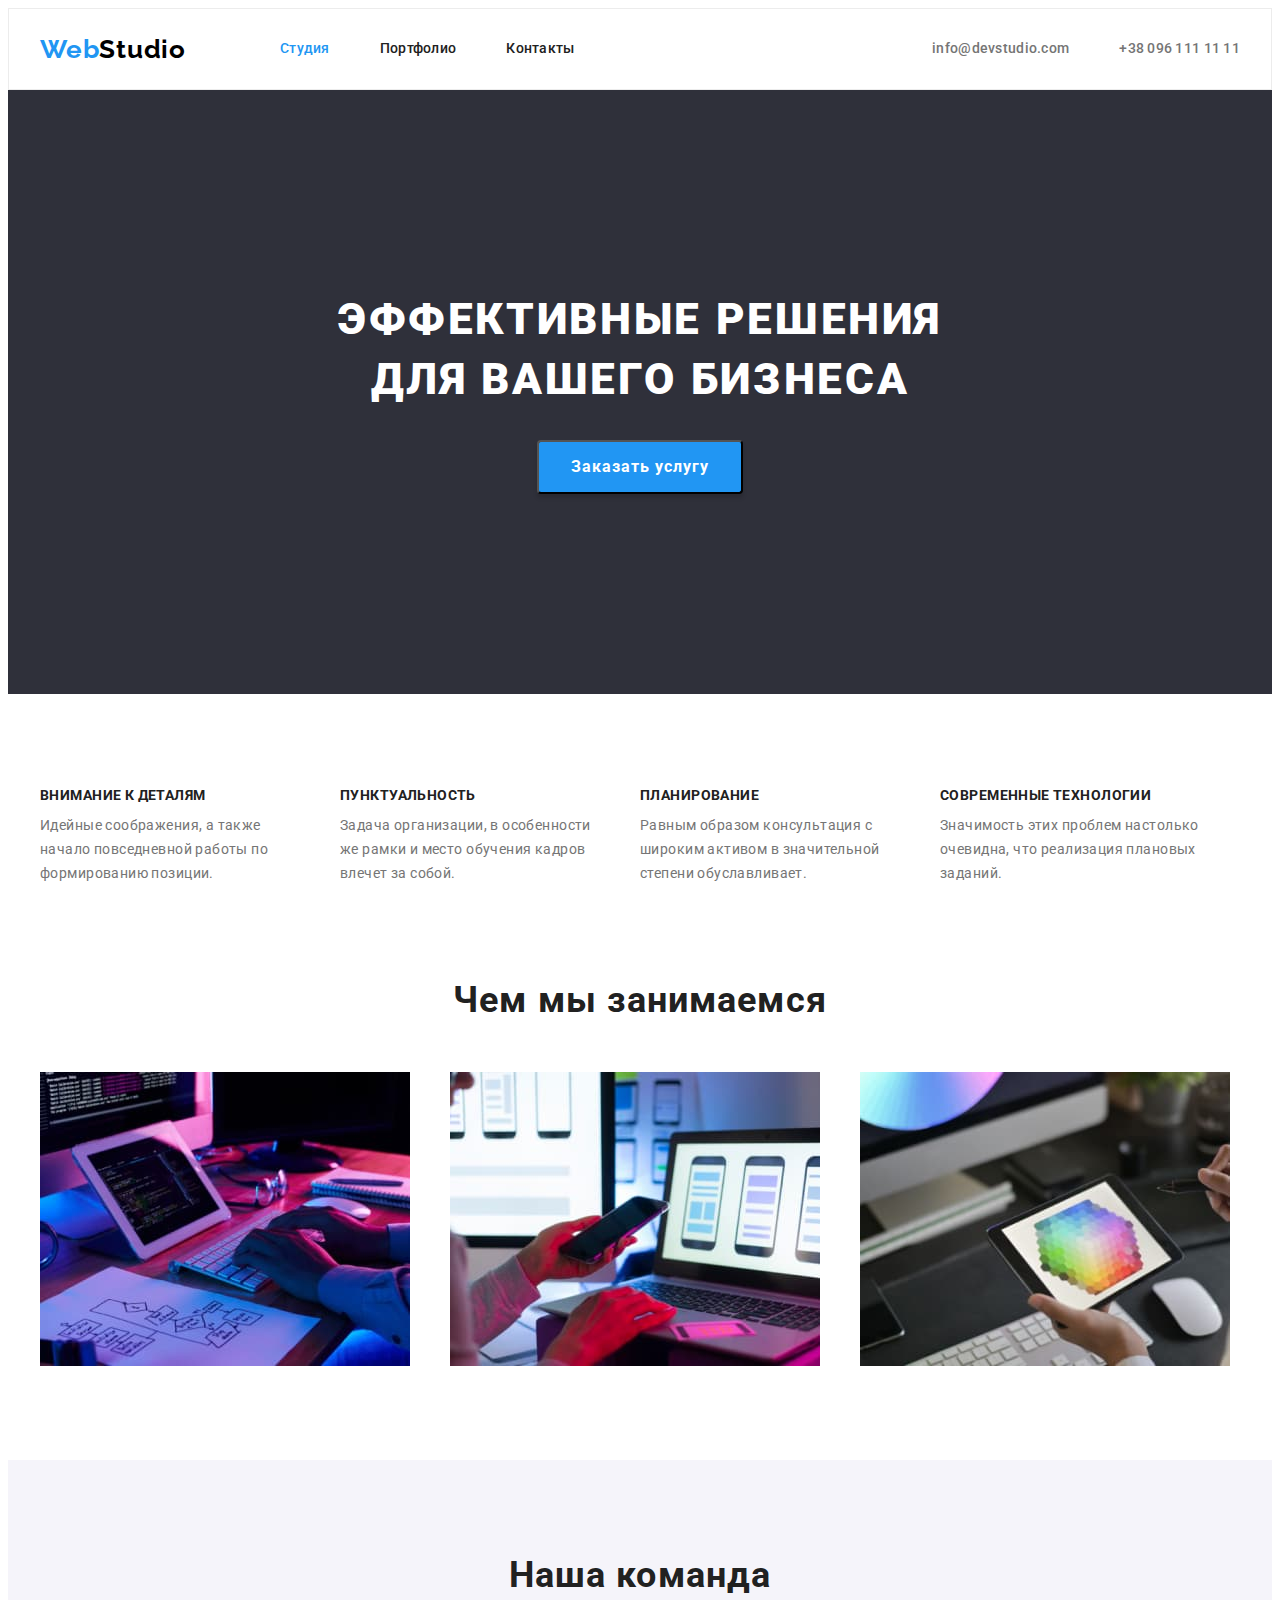
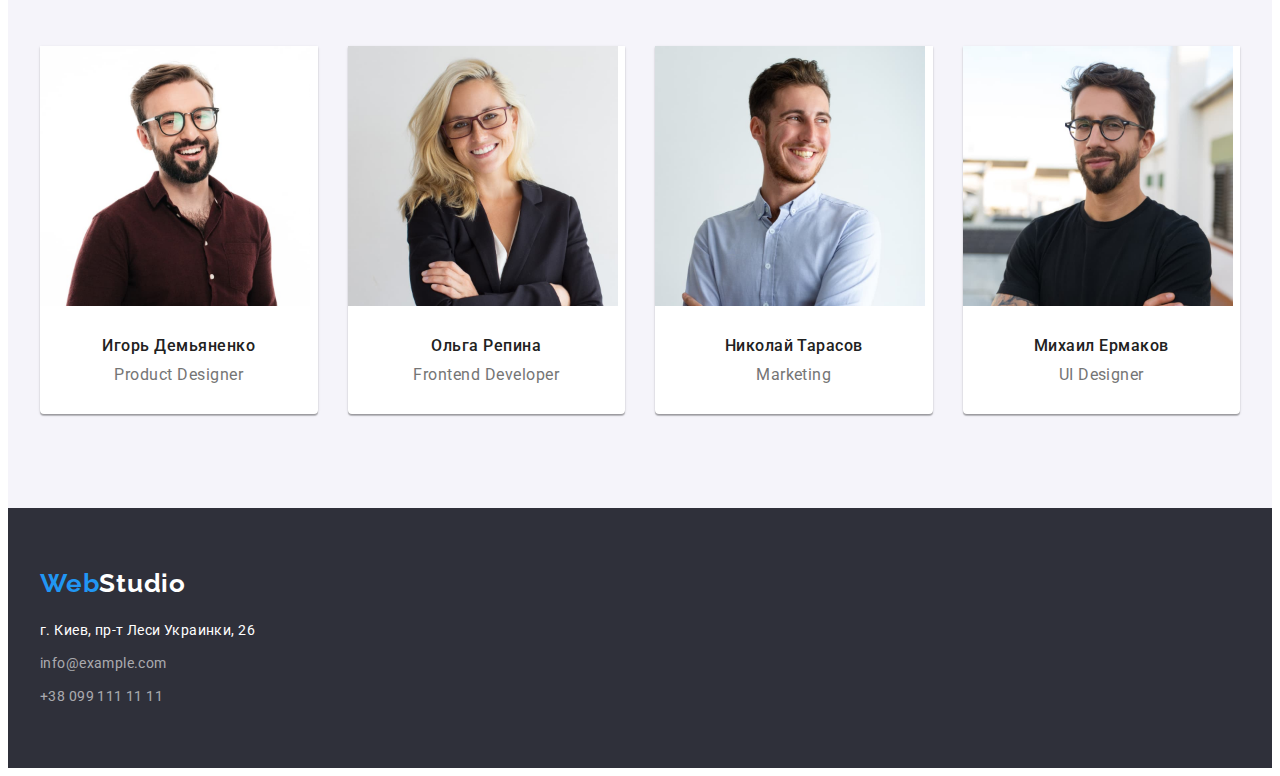
<file: index.html>
<!DOCTYPE html>
<html lang="ru">
    <head>
        <meta charset="UTF-8" />
        <meta http-equiv="X-UA-Compatible" content="IE=edge" />
        <meta name="viewport" content="width=device-width, initial-scale=1.0" />
        <title>Web Studio</title>
        <link rel="preconnect" href="https://fonts.googleapis.com" />
        <link rel="preconnect" href="https://fonts.gstatic.com" crossorigin />
        <link
            href="https://fonts.googleapis.com/css2?family=Raleway:wght@700&family=Roboto:wght@400;500;700;900&display=swap"
            rel="stylesheet"
        />
        <link
            rel="stylesheet"
            href="https://cdnjs.cloudflare.com/ajax/libs/modern-normalize/1.1.0/modern-normalize.min.css"
            integrity="sha512-wpPYUAdjBVSE4KJnH1VR1HeZfpl1ub8YT/NKx4PuQ5NmX2tKuGu6U/JRp5y+Y8XG2tV+wKQpNHVUX03MfMFn9Q=="
            crossorigin="anonymous"
            referrerpolicy="no-referrer"
        />
        <link rel="stylesheet" href="./css/styles.css" />
    </head>
    <body>
        <header class="header-page">
            <div class="container header-container">
                <a class="logo logo-header link" href="" lang="en"
                    ><span class="logo logo-accent">Web</span>Studio</a
                >
                <nav class="navigation">
                    <ul class="nav-list list">
                        <li class="nav-item">
                            <a class="nav-link current link" href="">Студия</a>
                        </li>
                        <li class="nav-item">
                            <a class="nav-link link" href="./portfolio.html">Портфолио</a>
                        </li>
                        <li class="nav-item"><a class="nav-link link" href="">Контакты</a></li>
                    </ul>
                </nav>
                <ul class="tel-mail list">
                    <li class="tel-mail-item">
                        <a class="tel-mail-link link" href="mailto:info@devstudio.com"
                            >info@devstudio.com</a
                        >
                    </li>
                    <li class="tel-mail-item">
                        <a class="tel-mail-link link" href="tel:+380961111111">+38 096 111 11 11</a>
                    </li>
                </ul>
            </div>
        </header>
        <main>
            <section class="hero">
                <div class="container">
                    <h1 class="hero-title">
                        Эффективные решения <br />
                        для вашего бизнеса
                    </h1>
                    <button class="hero-btn" type="button">Заказать услугу</button>
                </div>
            </section>
            <section class="benefits">
                <div class="container">
                    <h2 class="benefits-title visually-hidden">Наши преимущества</h2>
                    <ul class="benefits-list list">
                        <li class="benefits-item">
                            <h3 class="benefits-subtitle">Внимание к деталям</h3>
                            <p class="benefits-text">
                                Идейные соображения, а также начало повседневной работы по
                                формированию позиции.
                            </p>
                        </li>
                        <li class="benefits-item">
                            <h3 class="benefits-subtitle">Пунктуальность</h3>
                            <p class="benefits-text">
                                Задача организации, в особенности же рамки и место обучения кадров
                                влечет за собой.
                            </p>
                        </li>
                        <li class="benefits-item">
                            <h3 class="benefits-subtitle">Планирование</h3>
                            <p class="benefits-text">
                                Равным образом консультация с широким активом в значительной степени
                                обуславливает.
                            </p>
                        </li>
                        <li class="benefits-item">
                            <h3 class="benefits-subtitle">Современные технологии</h3>
                            <p class="benefits-text">
                                Значимость этих проблем настолько очевидна, что реализация плановых
                                заданий.
                            </p>
                        </li>
                    </ul>
                </div>
            </section>
            <section class="services section">
                <div class="container">
                    <h2 class="title">Чем мы занимаемся</h2>
                    <ul class="services-list list">
                        <li class="services-item">
                            <img
                                class="services-img"
                                src="./images/main-page/what-we-do-1.jpg"
                                alt="ввод текста на клавиатуре"
                                width="370"
                                height="294"
                            />
                        </li>
                        <li class="services-item">
                            <img
                                class="services-img"
                                src="./images/main-page/what-we-do-2.jpg"
                                alt="ноутбук и мобильный телефон"
                                width="370"
                                height="294"
                            />
                        </li>
                        <li class="services-item">
                            <img
                                class="services-img"
                                src="./images/main-page/what-we-do-3.jpg"
                                alt="цветовая палитра на планшете"
                                width="370"
                                height="294"
                            />
                        </li>
                    </ul>
                </div>
            </section>
            <section class="team section">
                <div class="container">
                    <h2 class="title">Наша команда</h2>
                    <ul class="team-list list">
                        <li class="team-item">
                            <img
                                class="team-img"
                                src="./images/main-page/team-i-demjanenko.jpg"
                                alt="Игорь Демьяненко"
                                width="270"
                                height="260"
                            />
                            <div class="team-wrap">
                                <h3 class="team-title">Игорь Демьяненко</h3>
                                <p class="team-text" lang="en">Product Designer</p>
                            </div>
                        </li>
                        <li class="team-item">
                            <img
                                class="team-img"
                                src="./images/main-page/team-o-repina.jpg"
                                alt="Ольга Репина"
                                width="270"
                                height="260"
                            />
                            <div class="team-wrap">
                                <h3 class="team-title">Ольга Репина</h3>
                                <p class="team-text" lang="en">Frontend Developer</p>
                            </div>
                        </li>
                        <li class="team-item">
                            <img
                                class="team-img"
                                src="./images/main-page/team-n-tarasov.jpg"
                                alt="Николай Тарасов"
                                width="270"
                                height="260"
                            />
                            <div class="team-wrap">
                                <h3 class="team-title">Николай Тарасов</h3>
                                <p class="team-text" lang="en">Marketing</p>
                            </div>
                        </li>
                        <li class="team-item">
                            <img
                                class="team-img"
                                src="./images/main-page/team-m-ermakov.jpg"
                                alt="Михаил Ермаков"
                                width="270"
                                height="260"
                            />
                            <div class="team-wrap">
                                <h3 class="team-title">Михаил Ермаков</h3>
                                <p class="team-text" lang="en">UI Designer</p>
                            </div>
                        </li>
                    </ul>
                </div>
            </section>
        </main>
        <footer class="footer-page">
            <div class="container">
                <a class="logo logo-footer link" href="" lang="en"
                    ><span class="logo logo-accent">Web</span>Studio</a
                >
                <address>
                    <ul class="contacts list">
                        <li class="contacts-list">
                            <a
                                class="address-link link"
                                href="https://goo.gl/maps/MPuqqHir5dcLgvQc8"
                                target="_blank"
                                rel="noopener noreferrer"
                                >г. Киев, пр-т Леси Украинки, 26</a
                            >
                        </li>
                        <li class="contacts-list">
                            <a class="contacts-link link" href="mailto:info@example.com"
                                >info@example.com</a
                            >
                        </li>
                        <li class="contacts-list">
                            <a class="contacts-link link" href="tel:+380991111111"
                                >+38 099 111 11 11</a
                            >
                        </li>
                    </ul>
                </address>
            </div>
        </footer>
    </body>
</html>
</file>
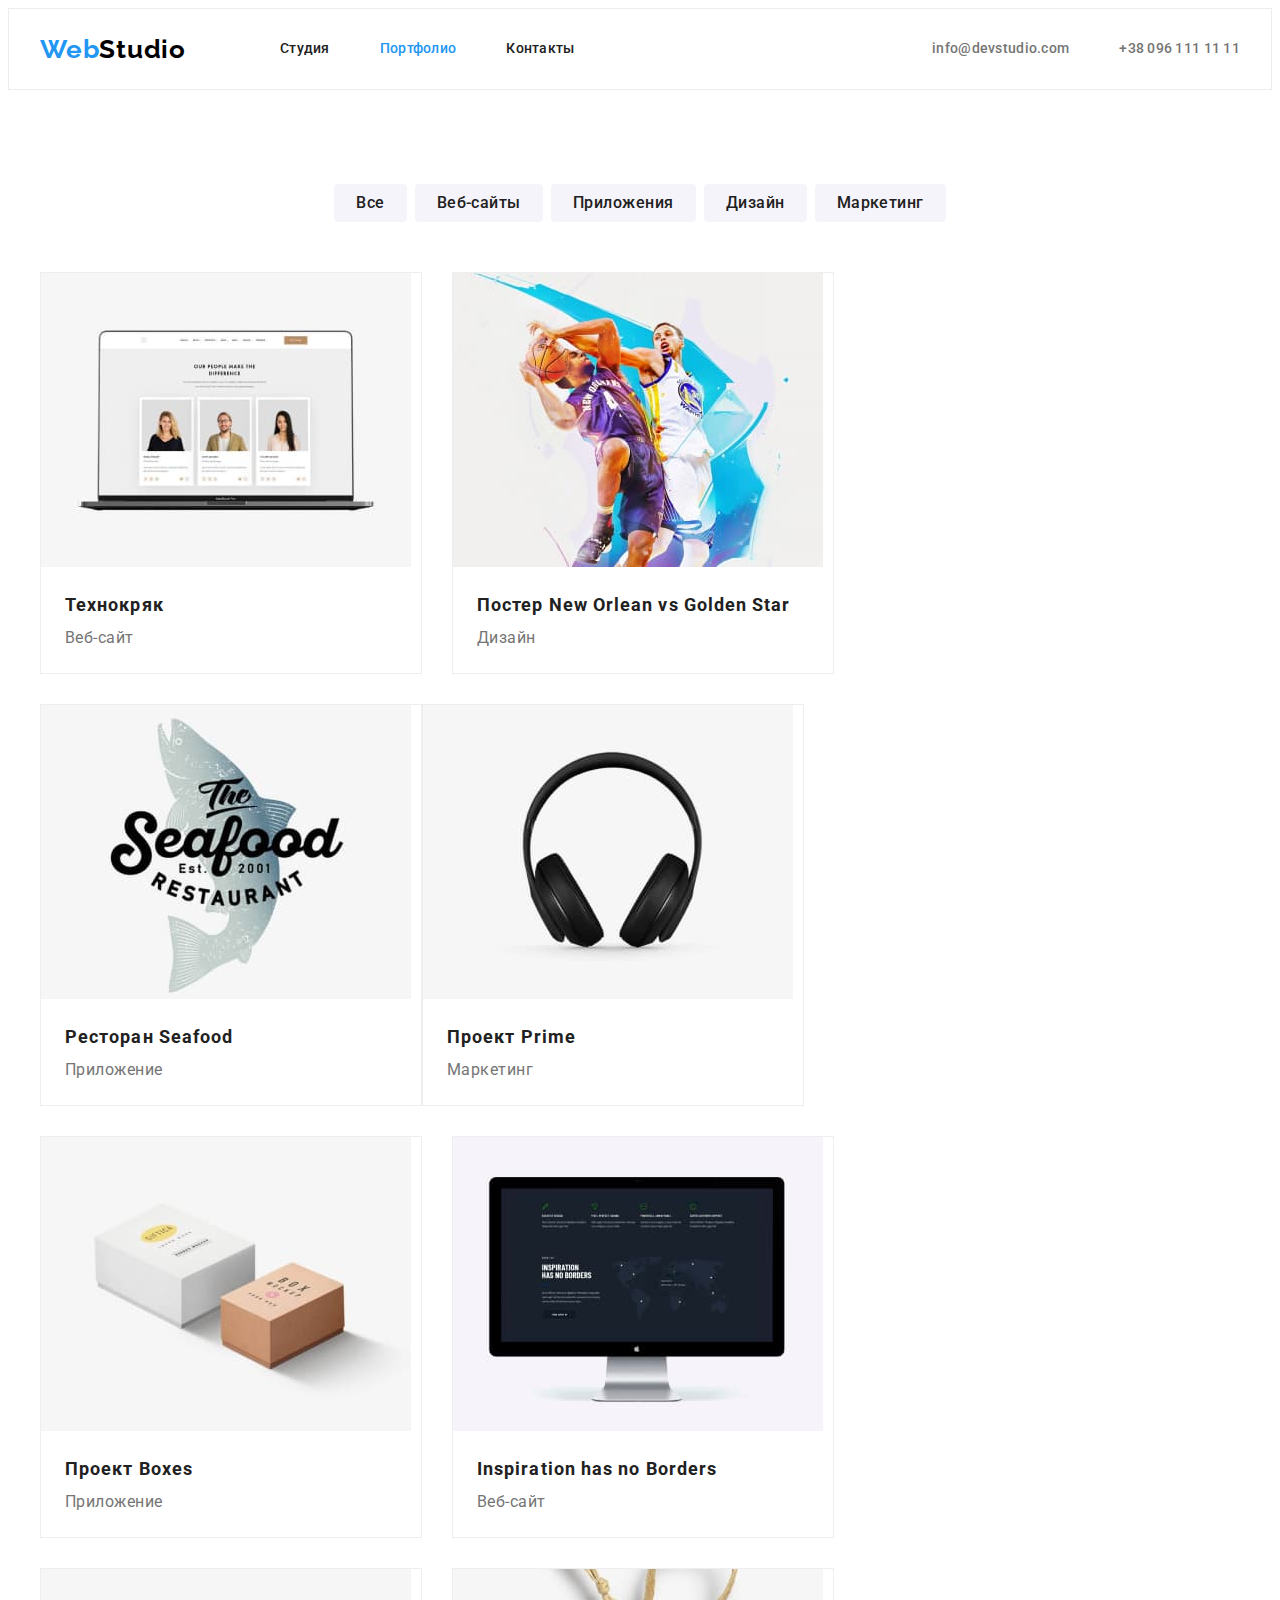
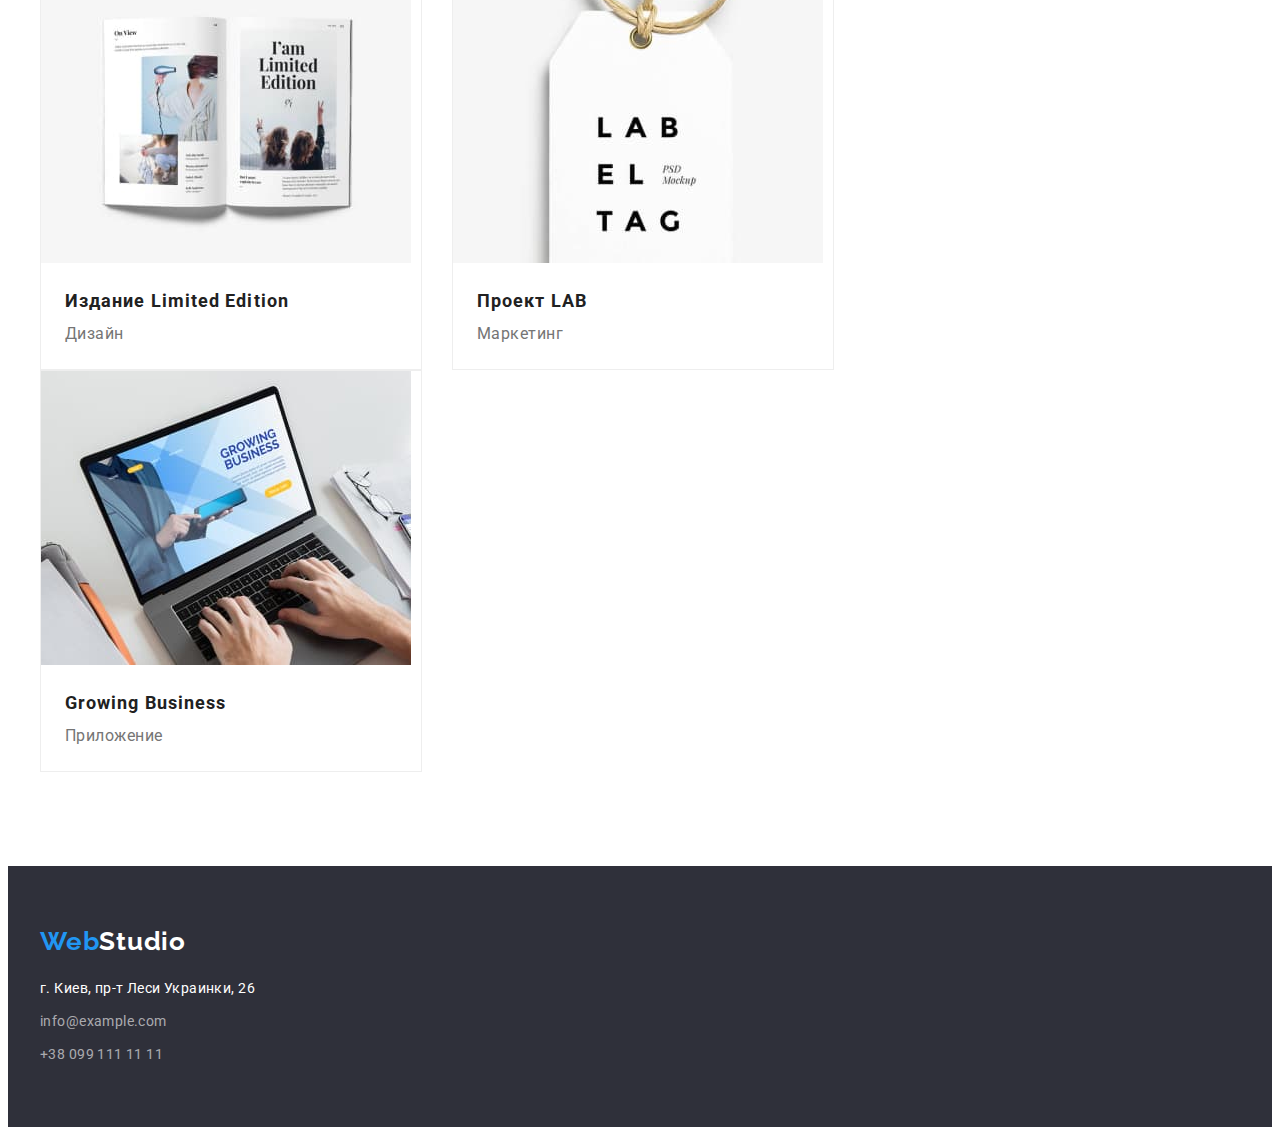
<file: portfolio.html>
<!DOCTYPE html>
<html lang="en">
    <head>
        <meta charset="UTF-8" />
        <meta http-equiv="X-UA-Compatible" content="IE=edge" />
        <meta name="viewport" content="width=device-width, initial-scale=1.0" />
        <title>Portfolio</title>
        <link rel="preconnect" href="https://fonts.googleapis.com" />
        <link rel="preconnect" href="https://fonts.gstatic.com" crossorigin />
        <link
            href="https://fonts.googleapis.com/css2?family=Raleway:wght@700&family=Roboto:wght@400;500;700;900&display=swap"
            rel="stylesheet"
        />
        <link
            rel="stylesheet"
            href="https://cdnjs.cloudflare.com/ajax/libs/modern-normalize/1.1.0/modern-normalize.min.css"
            integrity="sha512-wpPYUAdjBVSE4KJnH1VR1HeZfpl1ub8YT/NKx4PuQ5NmX2tKuGu6U/JRp5y+Y8XG2tV+wKQpNHVUX03MfMFn9Q=="
            crossorigin="anonymous"
            referrerpolicy="no-referrer"
        />
        <link rel="stylesheet" href="./css/styles.css" />
    </head>
    <body>
        <header class="header-page">
            <div class="container header-container">
                <a class="logo logo-header link" href="" lang="en"
                    ><span class="logo logo-accent">Web</span>Studio</a
                >
                <nav class="navigation">
                    <ul class="nav-list list">
                        <li class="nav-item">
                            <a class="nav-link link" href="./index.html">Студия</a>
                        </li>
                        <li class="nav-item">
                            <a class="nav-link current link" href="">Портфолио</a>
                        </li>
                        <li class="nav-item"><a href="" class="nav-link link">Контакты</a></li>
                    </ul>
                </nav>
                <ul class="tel-mail list">
                    <li class="tel-mail-item">
                        <a class="tel-mail-link link" href="mailto:info@devstudio.com"
                            >info@devstudio.com</a
                        >
                    </li>
                    <li class="tel-mail-item">
                        <a class="tel-mail-link link" href="tel:+380961111111">+38 096 111 11 11</a>
                    </li>
                </ul>
            </div>
        </header>
        <main>
            <section class="projects section">
                <div class="container">
                    <h1 class="projects-title visually-hidden">Наши проекты</h1>
                    <ul class="filter-projects list">
                        <li class="filter-projects-item">
                            <button class="filter-projects-btn" type="button">Все</button>
                        </li>
                        <li class="filter-projects-item">
                            <button class="filter-projects-btn" type="button">Веб-сайты</button>
                        </li>
                        <li class="filter-projects-item">
                            <button class="filter-projects-btn" type="button">Приложения</button>
                        </li>
                        <li class="filter-projects-item">
                            <button class="filter-projects-btn" type="button">Дизайн</button>
                        </li>
                        <li class="filter-projects-item">
                            <button class="filter-projects-btn" type="button">Маркетинг</button>
                        </li>
                    </ul>
                    <ul class="projects-list list">
                        <li class="projects-item">
                            <a class="projects-link link" href=""
                                ><img
                                    class="projects-img"
                                    src="./images/portfolio-page/project-techno.jpg"
                                    alt="проект Технокряк"
                                    width="370"
                                    height="294"
                                />
                                <div class="projects-wrap">
                                    <h2 class="title-projects">Технокряк</h2>
                                    <p class="projects-text">Веб-сайт</p>
                                </div>
                            </a>
                        </li>
                        <li class="projects-item">
                            <a class="projects-link link" href="">
                                <img
                                    class="projects-img"
                                    src="./images/portfolio-page/project-poster.jpg"
                                    alt="проект Постер"
                                    width="370"
                                    height="294"
                                />
                                <div class="projects-wrap">
                                    <h2 class="title-projects">
                                        Постер <span lang="en">New Orlean vs Golden Star</span>
                                    </h2>
                                    <p class="projects-text">Дизайн</p>
                                </div>
                            </a>
                        </li>
                        <li class="projects-item">
                            <a class="projects-link link" href=""
                                ><img
                                    class="projects-img"
                                    src="./images/portfolio-page/project-seafood.jpg"
                                    alt="проект ресторан Seafood"
                                    width="370"
                                    height="294"
                                />
                                <div class="projects-wrap">
                                    <h2 class="title-projects">
                                        Ресторан <span lang="en">Seafood</span>
                                    </h2>
                                    <p class="projects-text">Приложение</p>
                                </div>
                            </a>
                        </li>
                        <li class="projects-item">
                            <a class="projects-link link" href="">
                                <img
                                    class="projects-img"
                                    src="./images/portfolio-page/project-prime.jpg"
                                    alt="проект Prime"
                                    width="370"
                                    height="294"
                                />
                                <div class="projects-wrap">
                                    <h2 class="title-projects">
                                        Проект <span lang="en">Prime</span>
                                    </h2>
                                    <p class="projects-text">Маркетинг</p>
                                </div>
                            </a>
                        </li>
                        <li class="projects-item">
                            <a class="projects-link link" href=""
                                ><img
                                    class="projects-img"
                                    src="./images/portfolio-page/project-boxes.jpg"
                                    alt="проект Boxes"
                                    width="370"
                                    height="294"
                                />
                                <div class="projects-wrap">
                                    <h2 class="title-projects">
                                        Проект <span lang="en">Boxes</span>
                                    </h2>
                                    <p class="projects-text">Приложение</p>
                                </div>
                            </a>
                        </li>
                        <li class="projects-item">
                            <a class="projects-link link" href=""
                                ><img
                                    class="projects-img"
                                    src="./images/portfolio-page/project-inspiration.jpg"
                                    alt="проект Inspiration"
                                    width="370"
                                    height="294"
                                />
                                <div class="projects-wrap">
                                    <h2 class="title-projects" lang="en">
                                        Inspiration has no Borders
                                    </h2>
                                    <p class="projects-text">Веб-сайт</p>
                                </div>
                            </a>
                        </li>
                        <li class="projects-item">
                            <a class="projects-link link" href=""
                                ><img
                                    class="projects-img"
                                    src="./images/portfolio-page/project-edition.jpg"
                                    alt="проект Edition"
                                    width="370"
                                    height="294"
                                />
                                <div class="projects-wrap">
                                    <h2 class="title-projects">
                                        Издание <span lang="en">Limited Edition</span>
                                    </h2>
                                    <p class="projects-text">Дизайн</p>
                                </div>
                            </a>
                        </li>
                        <li class="projects-item">
                            <a class="projects-link link" href=""
                                ><img
                                    class="projects-img"
                                    src="./images/portfolio-page/project-lab.jpg"
                                    alt="проект LAB"
                                    width="370"
                                    height="294"
                                />
                                <div class="projects-wrap">
                                    <h2 class="title-projects">
                                        Проект <span lang="en">LAB</span>
                                    </h2>
                                    <p class="projects-text">Маркетинг</p>
                                </div>
                            </a>
                        </li>
                        <li class="projects-item">
                            <a class="projects-link link" href=""
                                ><img
                                    class="projects-img"
                                    src="./images/portfolio-page/project-business.jpg"
                                    alt="проект Business"
                                    width="370"
                                    height="294"
                                />
                                <div class="projects-wrap">
                                    <h2 class="title-projects" lang="en">Growing Business</h2>
                                    <p class="projects-text">Приложение</p>
                                </div>
                            </a>
                        </li>
                    </ul>
                </div>
            </section>
        </main>
        <footer class="footer-page">
            <div class="container">
                <a class="logo logo-footer link" href="" lang="en"
                    ><span class="logo logo-accent">Web</span>Studio</a
                >
                <address>
                    <ul class="contacts list">
                        <li class="contacts-list">
                            <a
                                class="address-link link"
                                href="https://goo.gl/maps/MPuqqHir5dcLgvQc8"
                                target="_blank"
                                rel="noopener noreferrer"
                                >г. Киев, пр-т Леси Украинки, 26</a
                            >
                        </li>
                        <li class="contacts-list">
                            <a class="contacts-link link" href="mailto:info@example.com"
                                >info@example.com</a
                            >
                        </li>
                        <li class="contacts-list">
                            <a class="contacts-link link" href="tel:+380991111111"
                                >+38 099 111 11 11</a
                            >
                        </li>
                    </ul>
                </address>
            </div>
        </footer>
    </body>
</html>
</file>
<file: css/styles.css>
/* second font-family: Raleway 700*/
/* main font-family: Roboto 400 500 700 900*/

/* main color black: #212121; */
/* color white: #FFFFFF; */
/* second color grey: #757575; */
/* accent color blue: #2196F3; */
/* accent color dark blue: #188ce8; */

/* first bg-color white: #FFFFFF; */
/* second bg-color grey: #F5F4FA; */
/* third bg-color dark: #2F303A; */

:root {
    --primary-font-family: 'Roboto', sans-serif;
    --secondary-font-family: 'Raleway', sans-serif;
    --primary-text-color-theme-light: #212121;
    --secondary-text-color-theme-light: #757575;
    --primary-text-color-theme-dark: #ffffff;
    --primary-accent-color: #2196f3;
    --secondary-accent-color: #188ce8;
    --primary-background-color: #ffffff;
    --secondary-background-color-dark: #2f303a;
    --secondary-background-color-light: #f5f4fa;
}

body {
    font-family: var(--primary-font-family);
    color: var(--primary-text-color-theme-light);
    background-color: var(--primary-background-color);
}

/* ========= START RESET ========= */
h1,
h2,
h3,
h4,
h5,
h6,
p {
    margin-top: 0;
    margin-bottom: 0;
}

ul,
ol {
    margin-top: 0;
    margin-bottom: 0;
    padding-left: 0;
}

img {
    display: block;
    max-width: 100%;
    height: auto;
}

.list {
    list-style: none;
}

.link {
    text-decoration: none;
}
/* ========= END RESET ========= */

.section {
    padding-top: 94px;
    padding-bottom: 94px;
}

.container {
    width: 1200px;
    padding-left: 15px;
    padding-right: 15px;
    margin-left: auto;
    margin-right: auto;
}

/* ========= START COMPONENTS ========= */
.title {
    margin-bottom: 50px;
    font-weight: 700;
    font-size: 36px;
    line-height: 1.17;
    text-align: center;
    letter-spacing: 0.03em;
}

.visually-hidden {
    position: absolute;
    width: 1px;
    height: 1px;
    margin: -1px;
    border: 0;
    padding: 0;
    white-space: nowrap;
    clip-path: inset(100%);
    clip: rect(0000);
    overflow: hidden;
}

.logo {
    font-family: var(--secondary-font-family);
    font-weight: 700;
    font-size: 26px;
    line-height: 1.19;
    letter-spacing: 0.03em;
}

.nav-link:hover,
.nav-link:focus,
.tel-mail-link:hover,
.tel-mail-link:focus,
.address-link:hover,
.address-link:focus,
.contacts-link:hover,
.contacts-link:focus {
    color: var(--primary-accent-color);
}

.filter-projects-btn:hover,
.filter-projects-btn:focus {
    background-color: var(--primary-accent-color);
    color: var(--primary-text-color-theme-dark);
}

.hero-btn:hover,
.hero-btn:focus {
    background-color: var(--secondary-accent-color);
}
/* ========= END COMPONENTS ========= */

/* ========= START LOGO ========= */
.logo-accent {
    color: var(--primary-accent-color);
}

.logo-header {
    display: block;
    padding-top: 24px;
    padding-bottom: 24px;
    margin-right: 94px;
    color: #000000;
}

.logo-footer {
    display: block;
    margin-bottom: 20px;
    color: var(--primary-text-color-theme-dark);
}
/* ========= END LOGO ========= */

/* ========= START HEADER ========= */

.header-page {
    border: 1px solid #ececec;
}

.header-container {
    display: flex;
    align-items: center;
}

.nav-list {
    display: flex;
}

.nav-list .nav-link.current {
    color: var(--primary-accent-color);
}

.nav-item:not(:last-child) {
    margin-right: 50px;
}

.nav-link {
    display: block;
    padding-top: 32px;
    padding-bottom: 32px;
    font-weight: 500;
    font-size: 14px;
    line-height: 1.14;
    letter-spacing: 0.02em;
    color: var(--primary-text-color-theme-light);
}

.tel-mail {
    display: flex;
    margin-left: auto;
}

.tel-mail-item:not(:last-child) {
    margin-right: 50px;
}

.tel-mail-link {
    display: block;
    padding-top: 32px;
    padding-bottom: 32px;
    font-weight: 500;
    font-size: 14px;
    line-height: 1.14;
    letter-spacing: 0.02em;
    color: var(--secondary-text-color-theme-light);
}
/* ========= END HEADER ========= */

/* ========= START HERO ========= */
.hero {
    padding-top: 200px;
    padding-bottom: 200px;
    background-color: var(--secondary-background-color-dark);
    text-align: center;
}

.hero-title {
    margin-bottom: 30px;
    font-weight: 900;
    font-size: 44px;
    line-height: 1.36;
    letter-spacing: 0.06em;
    text-transform: uppercase;
    color: var(--primary-text-color-theme-dark);
}

.hero-btn {
    min-width: 200px;
    padding: 10px 32px;
    background: var(--primary-accent-color);
    box-shadow: 0px 4px 4px rgba(0, 0, 0, 0.15);
    border-radius: 4px;
    font-family: inherit;
    font-weight: 700;
    font-size: 16px;
    line-height: 1.88;
    letter-spacing: 0.06em;
    color: var(--primary-text-color-theme-dark);
    cursor: pointer;
}
/* ========= END HERO ========= */

/* ========= START BENEFITS ========= */

.benefits {
    padding-top: 94px;
}

.benefits-list {
    display: flex;
    flex-wrap: wrap;
}

.benefits-item {
    width: 270px;
}

.benefits-item:not(:last-child) {
    margin-right: 30px;
}

.benefits-subtitle {
    margin-bottom: 10px;
    font-weight: 700;
    font-size: 14px;
    line-height: 1.14;
    letter-spacing: 0.03em;
    text-transform: uppercase;
}

.benefits-text {
    font-weight: 400;
    font-size: 14px;
    line-height: 1.71;
    letter-spacing: 0.03em;
    color: var(--secondary-text-color-theme-light);
}
/* ========= END BENEFITS ========= */

/* ========= START SERVICES ========= */

.services-list {
    display: flex;
    flex-wrap: wrap;
}

.services-item {
    margin-bottom: 30px;
    flex-basis: calc((100% - 60px) / 3);
}

.services-item:not(:nth-child(3n)) {
    margin-right: 30px;
}

.services-item:nth-last-child(-n + 3) {
    margin-bottom: 0;
}

/* ========= END SERVICES ========= */

/* ========= START TEAM ========= */
.team {
    background-color: var(--secondary-background-color-light);
}

.team-list {
    display: flex;
    flex-wrap: wrap;
}

.team-item {
    margin-bottom: 30px;
    flex-basis: calc((100% - 90px) / 4);
    background-color: var(--primary-background-color);
    box-shadow: 0px 1px 3px rgba(0, 0, 0, 0.12), 0px 1px 1px rgba(0, 0, 0, 0.14),
        0px 2px 1px rgba(0, 0, 0, 0.2);
    border-radius: 0px 0px 4px 4px;
}

.team-item:not(:nth-child(4n)) {
    margin-right: 30px;
}

.team-item:nth-last-child(-n + 4) {
    margin-bottom: 0;
}

.team-wrap {
    padding: 30px 20px;
}

.team-title {
    margin-bottom: 10px;
    font-weight: 500;
    font-size: 16px;
    line-height: 1.19;
    text-align: center;
    letter-spacing: 0.03em;
}

.team-text {
    font-weight: 400;
    font-size: 16px;
    line-height: 1.19;
    text-align: center;
    letter-spacing: 0.03em;
    color: var(--secondary-text-color-theme-light);
}
/* ========= END TEAM ========= */

/* ========= START PROJECTS ========= */

.filter-projects {
    margin-bottom: 50px;
    display: flex;
    justify-content: center;
}

.filter-projects-item:not(:last-child) {
    margin-right: 8px;
}

.filter-projects-btn {
    padding: 6px 22px;
    font-family: inherit;
    font-weight: 500;
    font-size: 16px;
    line-height: 1.63;
    text-align: center;
    letter-spacing: 0.03em;
    color: var(--primary-text-color-theme-light);
    background: var(--secondary-background-color-light);
    border-radius: 4px;
    border-style: none;
    cursor: pointer;
}

.projects-list {
    display: flex;
    flex-wrap: wrap;
}

.projects-item {
    margin-bottom: 30px;
    flex-basis: calc((100% - 60px) / 3);
    border: 1px solid #eeeeee;
}

.projects-item:nth-last-child(-n + 3) {
    margin-bottom: 0;
}

.projects-item:not(:nth-child(3n)) {
    margin-right: 30px;
}

.projects-wrap {
    padding: 20px 24px;
}

.title-projects {
    font-weight: 700;
    font-size: 18px;
    line-height: 2;
    letter-spacing: 0.06em;
    color: var(--primary-text-color-theme-light);
}

.projects-text {
    font-weight: 400;
    font-size: 16px;
    line-height: 1.88;
    letter-spacing: 0.03em;
    color: var(--secondary-text-color-theme-light);
}
/* ========= END PROJECTS ========= */

/* ========= START FOOTER ========= */
.footer-page {
    padding-top: 60px;
    padding-bottom: 60px;
    background-color: var(--secondary-background-color-dark);
}

.address-link {
    font-style: normal;
    font-weight: 400;
    font-size: 14px;
    line-height: 1.71;
    letter-spacing: 0.03em;
    color: var(--primary-text-color-theme-dark);
}

.contacts-list:not(:last-child) {
    margin-bottom: 9px;
}

.contacts-link {
    font-style: normal;
    font-weight: 400;
    font-size: 14px;
    line-height: 1.71;
    letter-spacing: 0.03em;
    color: rgba(255, 255, 255, 0.6);
}
/* ========= END FOOTER ========= */
</file>
